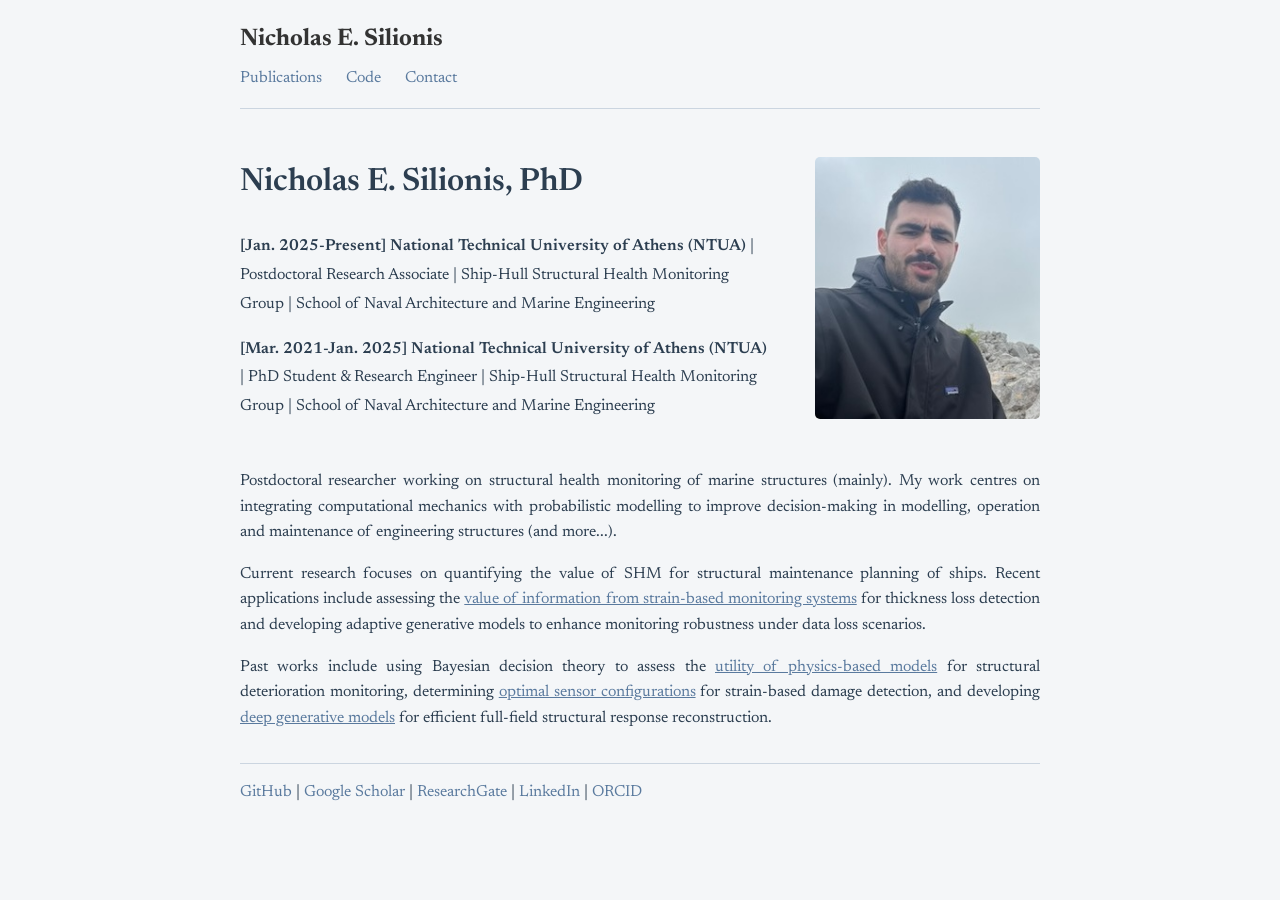
<file: index.html>
<!DOCTYPE html>
<html lang="en">
<head>
    <meta charset="UTF-8">
    <meta name="viewport" content="width=device-width, initial-scale=1.0">
    <title>Nicholas E. Silionis, PhD</title>
    <link rel="preconnect" href="https://fonts.googleapis.com">
    <link rel="preconnect" href="https://fonts.gstatic.com" crossorigin>
    <link href="https://fonts.googleapis.com/css2?family=Newsreader:ital,wght@0,400;0,600;1,400&display=swap" rel="stylesheet">
    <link rel="stylesheet" href="style.css">

</head>
<body>
    <div class="container">
        <header>
            <h1 class="site-title"><a href="./index.html">Nicholas E. Silionis</a></h1>
            <nav>
                <ul>
                    <li><a href="./publications.html">Publications</a></li>
                    <li><a href="./code.html">Code</a></li>
                    <li><a href="./contact.html">Contact</a></li>
                </ul>
            </nav>
        </header>

        <main>
            <div style="display: grid; grid-template-columns: 1fr 225px; gap: 3rem; margin-bottom: 2rem;">
                <div>
                    <h1 style="margin-top: 0;">Nicholas E. Silionis, PhD</h1>
                    
                    <section class="timeline">
                        <p><strong>[Jan. 2025-Present] National Technical University of Athens (NTUA)</strong> | Postdoctoral Research Associate | Ship-Hull Structural Health Monitoring Group | School of Naval Architecture and Marine Engineering</p>

                        <p><strong>[Mar. 2021-Jan. 2025] National Technical University of Athens (NTUA)</strong> | PhD Student & Research Engineer | Ship-Hull Structural Health Monitoring Group | School of Naval Architecture and Marine Engineering</p>
                    </section>
                </div>
                
                <div>
                    <img src="images/prof_pic.jpeg" alt="Nicholas E. Silionis" style="width: 100%; border-radius: 5px; margin-top: 0; margin-bottom: 0;">
                </div>
            </div>

<section class="bio">
    <p>Postdoctoral researcher working on structural health monitoring of marine structures (mainly). My work centres on integrating computational mechanics with probabilistic modelling to improve decision-making in modelling, operation and maintenance of engineering structures (and more...).</p>

    <p>Current research focuses on quantifying the value of SHM for structural maintenance planning of ships. Recent applications include assessing the <a href="https://arxiv.org/abs/2505.07427" target="_blank">value of information from strain-based monitoring systems</a> for thickness loss detection and developing adaptive generative models to enhance monitoring robustness under data loss scenarios.</p>
        
    <p>Past works include using Bayesian decision theory to assess the <a href="https://arxiv.org/abs/2403.02024" target="_blank">utility of physics-based models</a> for structural deterioration monitoring, determining <a href="https://doi.org/10.1016/j.marstruc.2023.103524" target="_blank">optimal sensor configurations</a> for strain-based damage detection, and developing <a href="https://arxiv.org/abs/2302.08329" target="_blank">deep generative models</a> for efficient full-field structural response reconstruction.</p>
</section>

            <section class="links">
                <p>
                    <a href="https://github.com/nsilionis" target="_blank">GitHub</a> |
                    <a href="https://scholar.google.com/citations?user=68Y6lOkAAAAJ&hl=en" target="_blank">Google Scholar</a> |
                    <a href="https://www.researchgate.net/profile/Nicholas-Silionis" target="_blank">ResearchGate</a> |
                    <a href="https://www.linkedin.com/in/nicholas-silionis-811714197/" target="_blank">LinkedIn</a> |
                    <a href="https://orcid.org/0000-0003-4139-1725" target="_blank">ORCID</a>
                </p>
            </section>
        </main>
    <!--
        <footer>
            <p>&copy; 2025 Nicholas E. Silionis</p>
        </footer>
    -->
    </div>
</body>
</html>
</file>
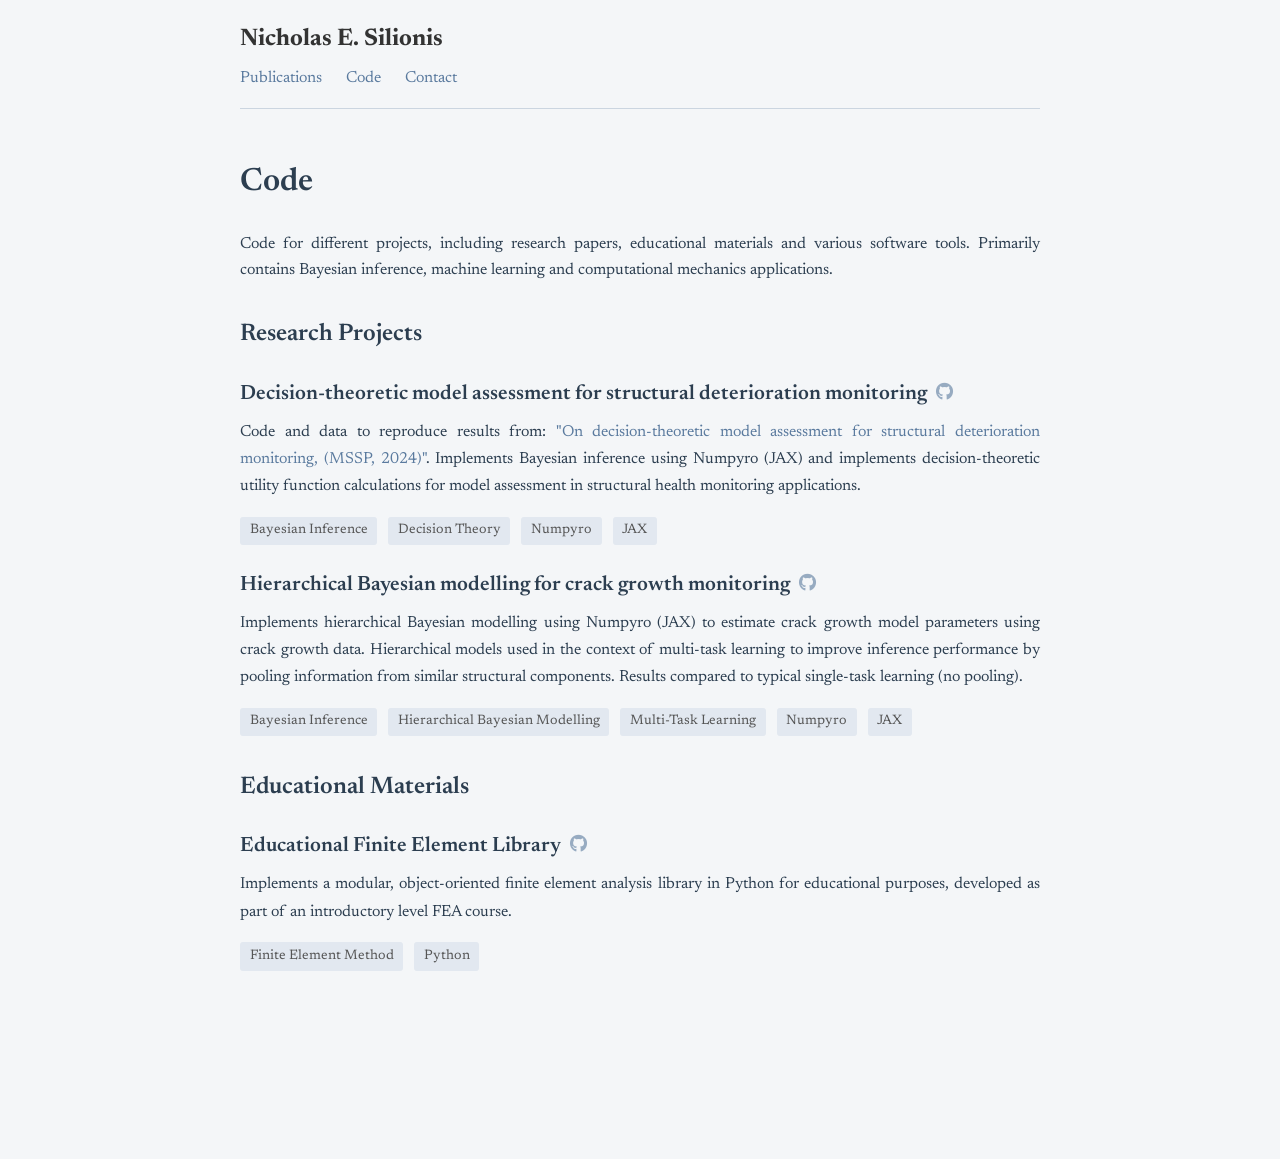
<file: code.html>
<!DOCTYPE html>
<html lang="en">
<head>
    <meta charset="UTF-8">
    <meta name="viewport" content="width=device-width, initial-scale=1.0">
    <title>Code & Projects - Nicholas E. Silionis</title>
    <link rel="preconnect" href="https://fonts.googleapis.com">
    <link rel="preconnect" href="https://fonts.gstatic.com" crossorigin>
    <link href="https://fonts.googleapis.com/css2?family=Newsreader:ital,wght@0,400;0,600;1,400&display=swap" rel="stylesheet">
    <link rel="stylesheet" href="style.css">
    <link rel="stylesheet" href="https://cdnjs.cloudflare.com/ajax/libs/font-awesome/6.5.0/css/all.min.css">

</head>
<body>
    <div class="container">
        <header>
            <h1 class="site-title"><a href="./index.html">Nicholas E. Silionis</a></h1>
            <nav>
                <ul>
                    <li><a href="./publications.html">Publications</a></li>
                    <li><a href="./code.html">Code</a></li>
                    <li><a href="./contact.html">Contact</a></li>
                </ul>
            </nav>
        </header>

        <main>
            <h1>Code</h1>

            <p style="text-align: justify;">Code for different projects, including research papers, educational materials and various software tools. Primarily contains Bayesian inference, machine learning and computational mechanics applications.</p>

            <h2>Research Projects</h2>

            <div class="project-item">
                <h3 class="project-title">Decision-theoretic model assessment for structural deterioration monitoring <a href="https://github.com/nsilionis/Model-Assessment" target="_blank" class="github-link"><i class="fab fa-github"></i></a></h3>
                <!-- <div class="project-meta">2024-Present | Lead Researcher</div> -->
                <div class="project-description">
                    <p>Code and data to reproduce results from: <a href="https://doi.org/10.1016/j.ymssp.2024.111776" target="_blank">"On decision-theoretic model assessment for structural deterioration monitoring, (MSSP, 2024)"</a>. Implements Bayesian inference using Numpyro (JAX) and implements decision-theoretic utility function calculations for model assessment in structural health monitoring applications.</p>
                </div>
                <div class="project-tags">
                    <span class="tag">Bayesian Inference</span>
                    <span class="tag">Decision Theory</span>
                    <span class="tag">Numpyro</span>
                    <span class="tag">JAX</span>
                </div>

            <div class="project-item">
                <h3 class="project-title">Hierarchical Bayesian modelling for crack growth monitoring <a href="https://github.com/nsilionis/hierarchical-crack-growth-monitoring" target="_blank" class="github-link"><i class="fab fa-github"></i></a></h3>
                <!-- <div class="project-meta">2024-Present | Lead Researcher</div> -->
                <div class="project-description">
                    <p>Implements hierarchical Bayesian modelling using Numpyro (JAX) to estimate crack growth model parameters using crack growth data. Hierarchical models used in the context of multi-task learning to improve inference performance by pooling information from similar structural components. Results compared to typical single-task learning (no pooling).</p>
                </div>
                <div class="project-tags">
                    <span class="tag">Bayesian Inference</span>
                    <span class="tag">Hierarchical Bayesian Modelling</span>
                    <span class="tag">Multi-Task Learning</span>
                    <span class="tag">Numpyro</span>
                    <span class="tag">JAX</span>
                </div>

            <h2>Educational Materials</h2>

            <div class="project-item">
                <h3 class="project-title">Educational Finite Element Library <a href="https://github.com/nsilionis/fem-playground" target="_blank" class="github-link"><i class="fab fa-github"></i></a></h3>
                <!-- <div class="project-meta">2024-Present | Lead Researcher</div> -->
                <div class="project-description">
                    <p>Implements a modular, object-oriented finite element analysis library in Python for educational purposes, developed as part of an introductory level FEA course.</p>
                <div class="project-tags">
                    <span class="tag">Finite Element Method</span>
                    <span class="tag">Python</span>
                </div>
        <!--
        <footer>
            <p>&copy; 2025 Nicholas E. Silionis</p>
        </footer>
        -->
    </div>
</body>
</html>
</file>
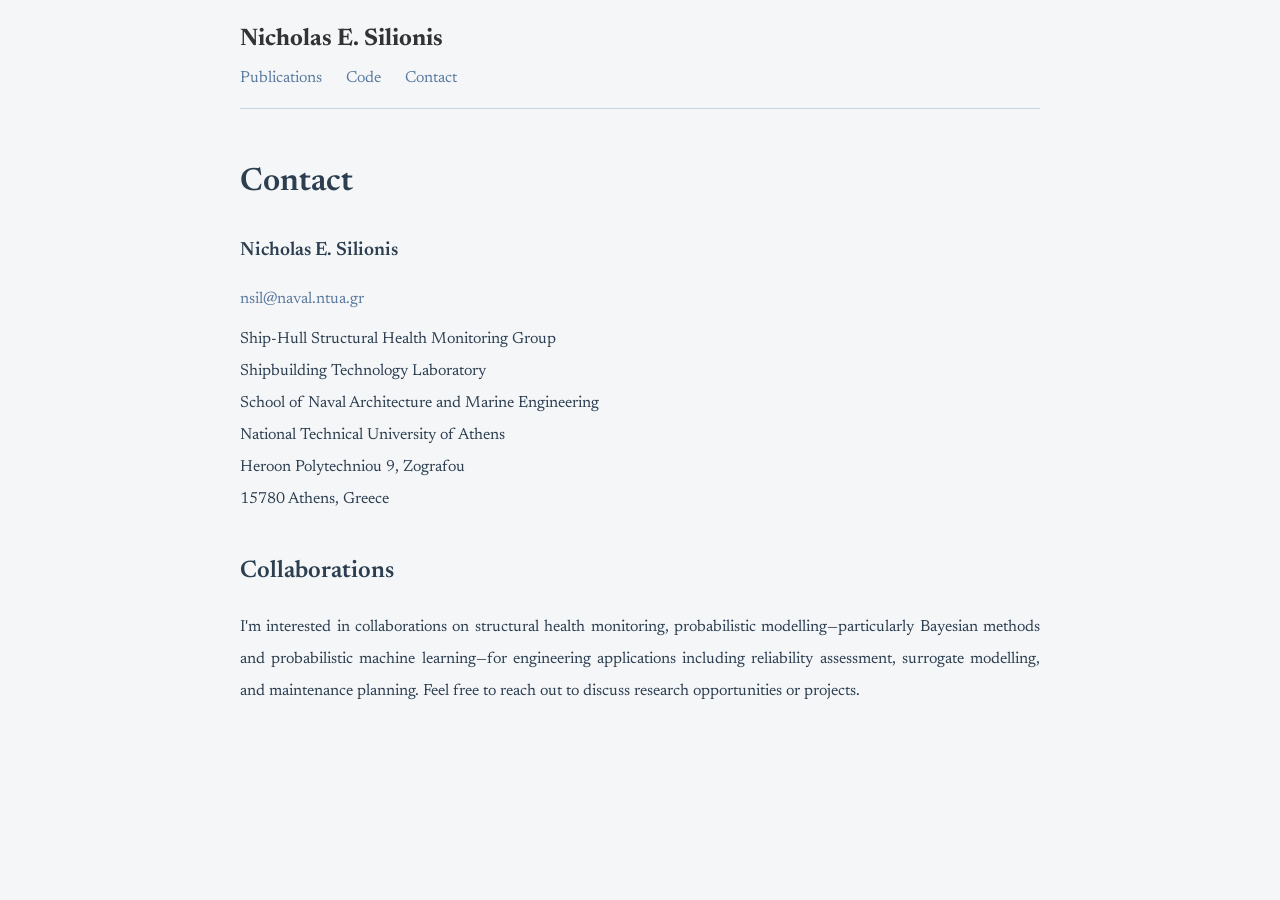
<file: contact.html>
<!DOCTYPE html>
<html lang="en">
<head>
    <meta charset="UTF-8">
    <meta name="viewport" content="width=device-width, initial-scale=1.0">
    <title>Contact - Nicholas E. Silionis</title>
    <link rel="preconnect" href="https://fonts.googleapis.com">
    <link rel="preconnect" href="https://fonts.gstatic.com" crossorigin>
    <link href="https://fonts.googleapis.com/css2?family=Newsreader:ital,wght@0,400;0,600;1,400&display=swap" rel="stylesheet">
    <link rel="stylesheet" href="style.css">
</head>
<body>
    <div class="container">
        <header>
            <h1 class="site-title"><a href="./index.html">Nicholas E. Silionis</a></h1>
            <nav>
                <ul>
                    <li><a href="./publications.html">Publications</a></li>
                    <li><a href="./code.html">Code</a></li>
                    <li><a href="./contact.html">Contact</a></li>
                </ul>
            </nav>
        </header>

        <main>
            <h1>Contact</h1>

            <div class="contact-info">
                <h3>Nicholas E. Silionis</h3>
                <p><a href="mailto:nsil@naval.ntua.gr">nsil@naval.ntua.gr</a></p>
                <p>
                    Ship-Hull Structural Health Monitoring Group<br>
                    Shipbuilding Technology Laboratory<br>
                    School of Naval Architecture and Marine Engineering<br>
                    National Technical University of Athens<br>
                    Heroon Polytechniou 9, Zografou<br>
                    15780 Athens, Greece
                </p>

                <!-- <h2>Online Profiles</h2>
                <p>
                    <a href="https://github.com/nsilionis" target="_blank">GitHub</a><br>
                    <a href="https://scholar.google.com/citations?user=YOUR_ID" target="_blank">Google Scholar</a><br>
                    <a href="https://www.researchgate.net/profile/Nicholas-Silionis" target="_blank">ResearchGate</a><br>
                    <a href="https://www.linkedin.com/in/nicholas-silionis/" target="_blank">LinkedIn</a><br>
                    <a href="https://orcid.org/0000-0000-0000-0000" target="_blank">ORCID</a>
                </p>
                -->

                <h2>Collaborations</h2>
                <p>
                    I'm interested in collaborations on structural health monitoring, probabilistic modelling—particularly Bayesian methods and probabilistic machine learning—for engineering applications including reliability assessment, surrogate modelling, and maintenance planning. Feel free to reach out to discuss research opportunities or projects.
                </p>
            </div>
        </main>
        <!--
        <footer>
            <p>&copy; 2025 Nicholas E. Silionis</p>
        </footer>
        -->
    </div>
</body>
</html>
</file>
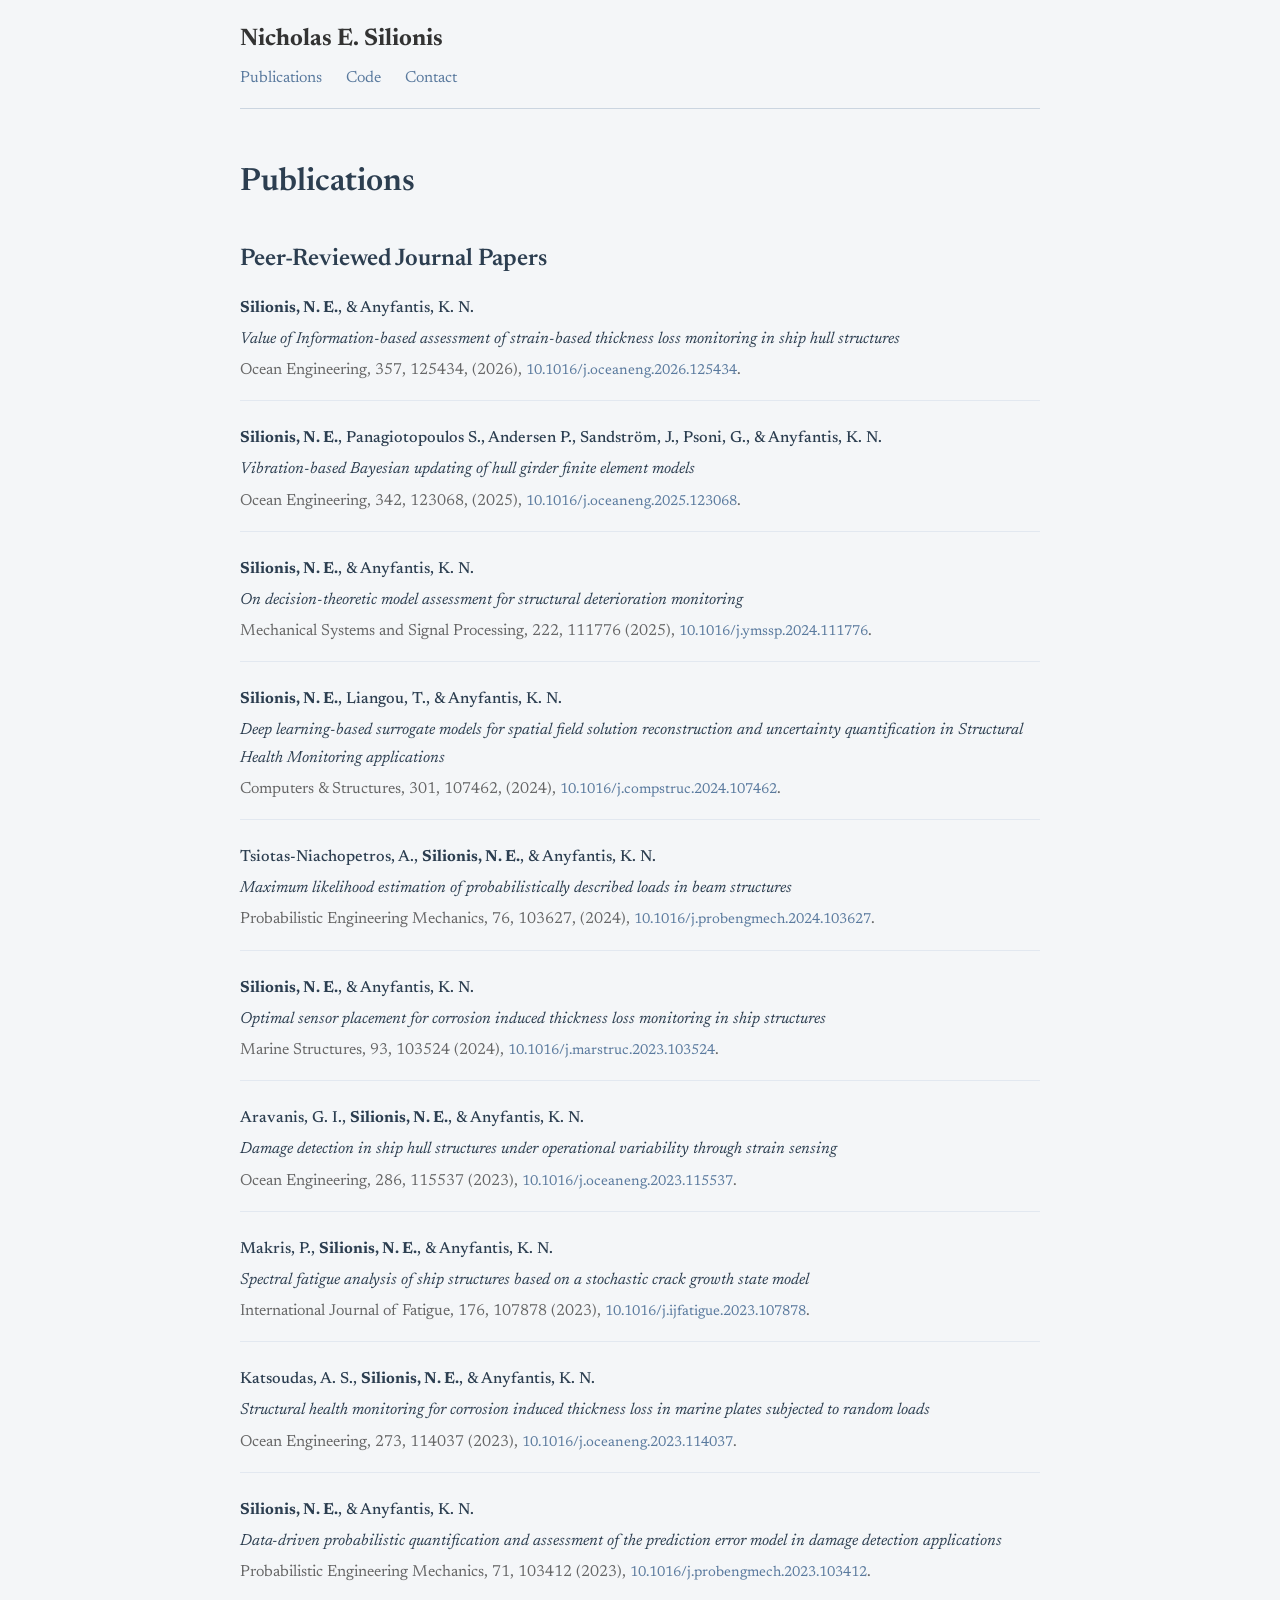
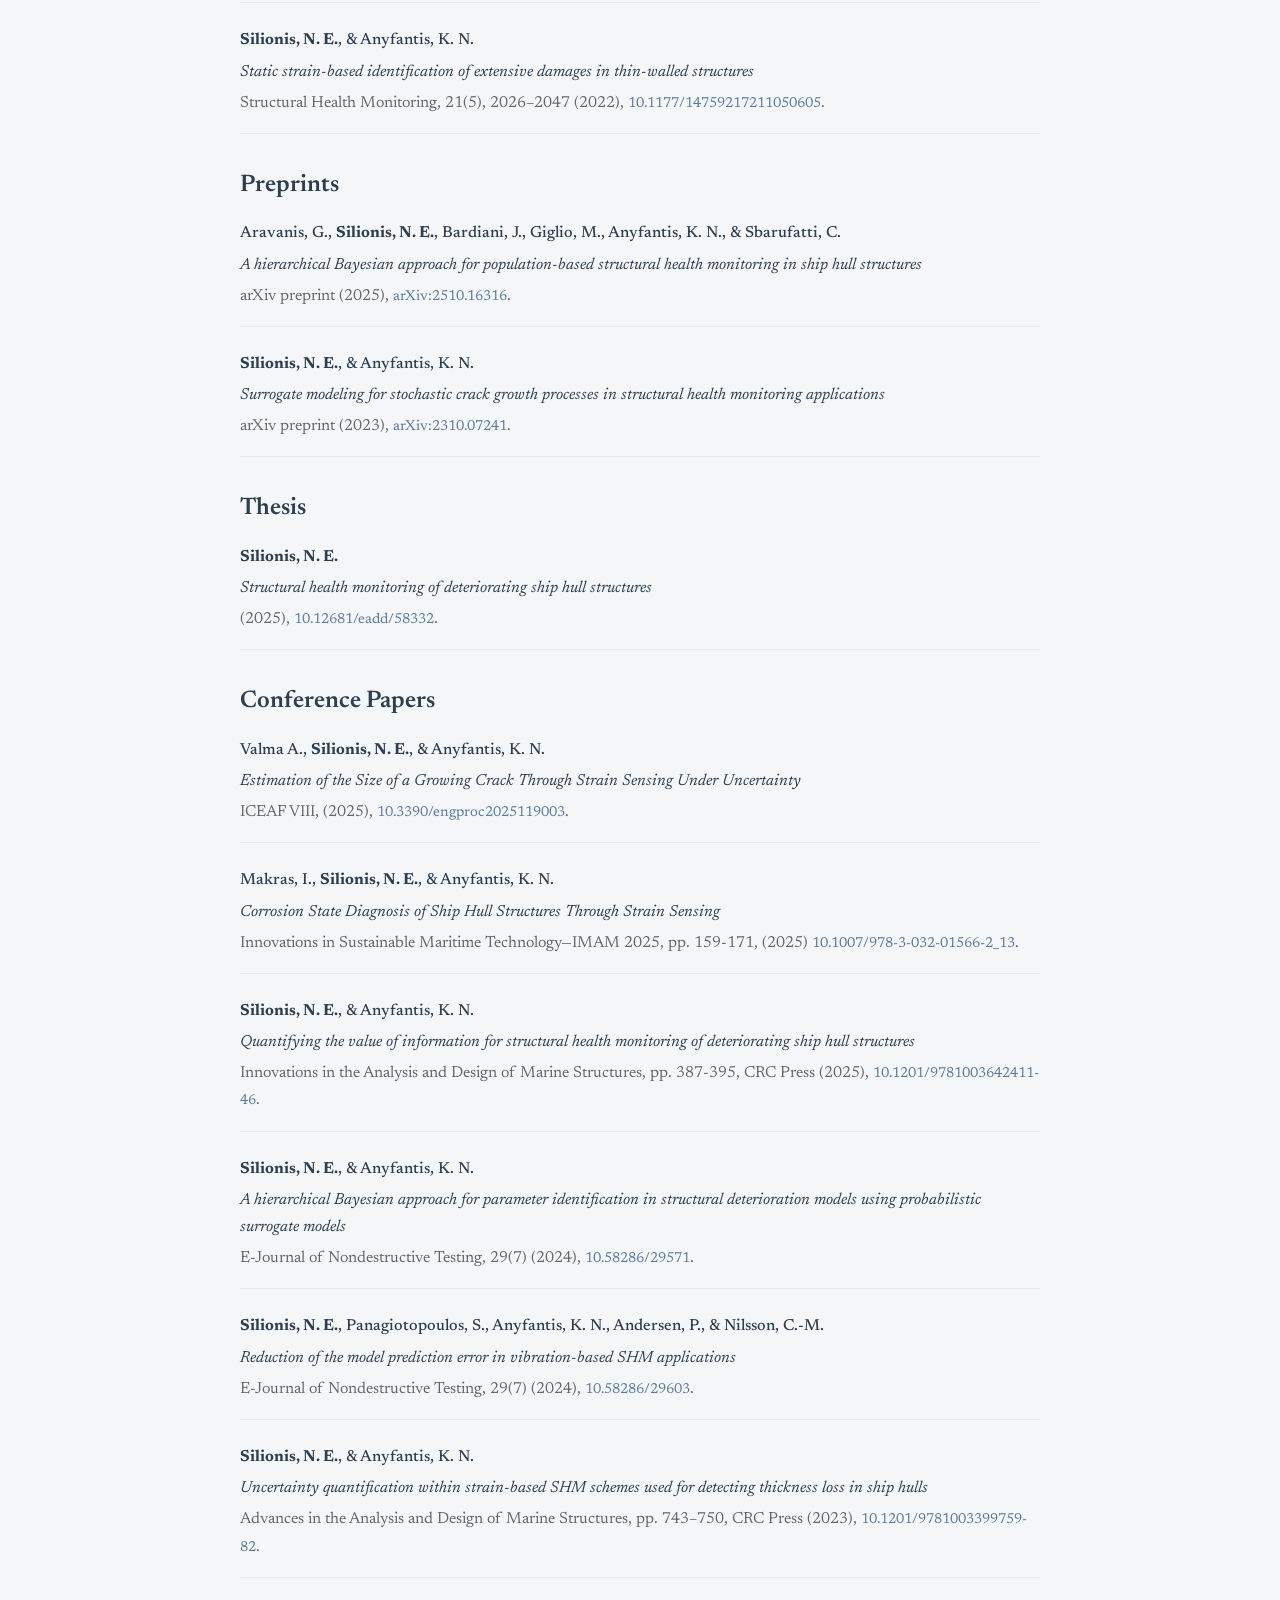
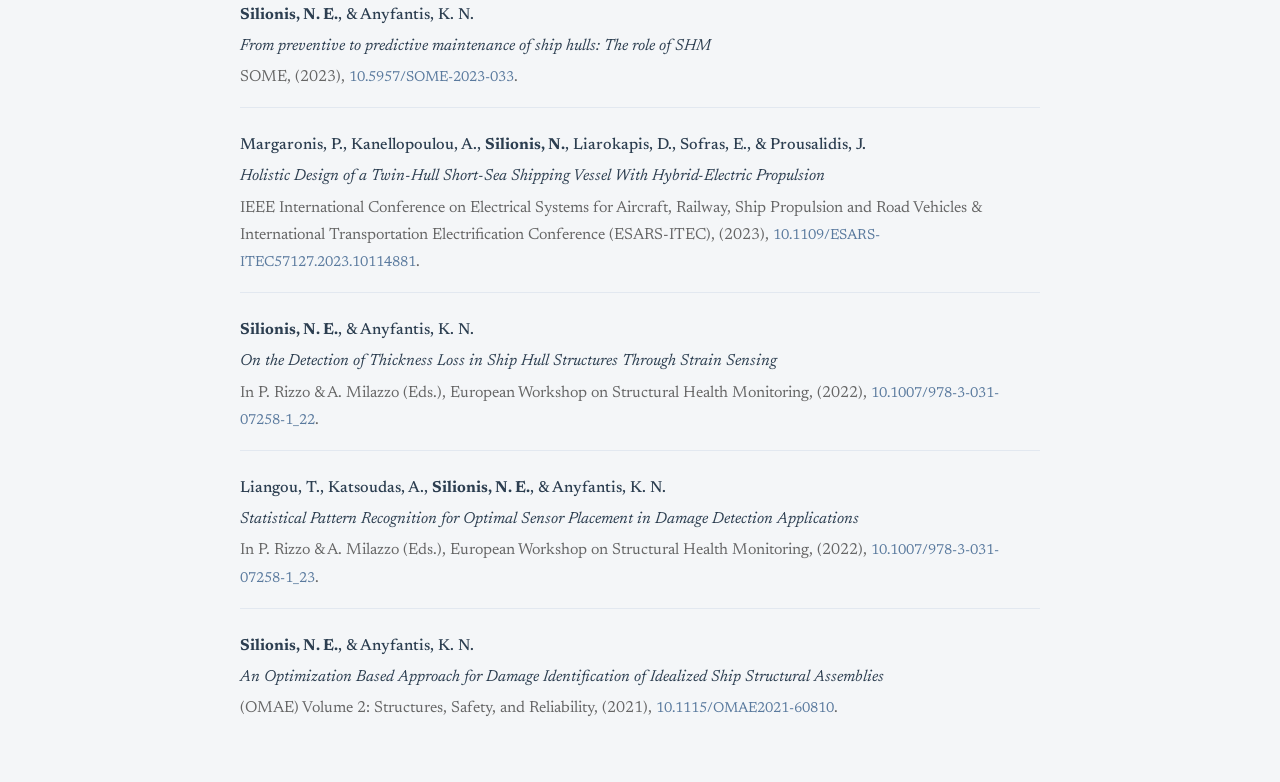
<file: publications.html>
<!DOCTYPE html>
<html lang="en">
<head>
    <meta charset="UTF-8">
    <meta name="viewport" content="width=device-width, initial-scale=1.0">
    <link rel="preconnect" href="https://fonts.googleapis.com">
    <link rel="preconnect" href="https://fonts.gstatic.com" crossorigin>
    <link href="https://fonts.googleapis.com/css2?family=Newsreader:ital,wght@0,400;0,600;1,400&display=swap" rel="stylesheet">
    <link rel="stylesheet" href="style.css">
</head>
<body>
    <div class="container">
        <header>
            <h1 class="site-title"><a href="./index.html">Nicholas E. Silionis</a></h1>
            <nav>
                <ul>
                    <li><a href="./publications.html">Publications</a></li>
                    <li><a href="./code.html">Code</a></li>
                    <li><a href="./contact.html">Contact</a></li>
                </ul>
            </nav>
        </header>

        <main>
            <h1>Publications</h1>

            <h2>Peer-Reviewed Journal Papers</h2>

            <div class="publication-item">
            <div class="pub-authors"><strong>Silionis, N. E.</strong>, & Anyfantis, K. N.</div>
            <div class="pub-title">Value of Information-based assessment of strain-based thickness loss monitoring in ship hull structures</div>
            <div class="pub-venue">Ocean Engineering, 357, 125434, (2026),
            <a href="https://doi.org/10.1016/j.oceaneng.2026.125434" class="pub-link" target="_blank">10.1016/j.oceaneng.2026.125434</a>.</div>
            </div>

            <div class="publication-item">
            <div class="pub-authors"><strong>Silionis, N. E.</strong>, Panagiotopoulos S., Andersen P., Sandström, J., Psoni, G., & Anyfantis, K. N.</div>
            <div class="pub-title">Vibration-based Bayesian updating of hull girder finite element models</div>
            <div class="pub-venue">Ocean Engineering, 342, 123068, (2025),
            <a href="10.1016/j.oceaneng.2025.123068" class="pub-link" target="_blank">10.1016/j.oceaneng.2025.123068</a>.</div>
            </div>


            <div class="publication-item">
                <div class="pub-authors"><strong>Silionis, N. E.</strong>, & Anyfantis, K. N.</div>
                <div class="pub-title">On decision-theoretic model assessment for structural deterioration monitoring</div>
                <div class="pub-venue">Mechanical Systems and Signal Processing, 222, 111776 (2025),
                <a href="https://doi.org/10.1016/j.ymssp.2024.111776" class="pub-link" target="_blank">10.1016/j.ymssp.2024.111776</a>.</div>
            </div>

            <div class="publication-item">
                <div class="pub-authors"><strong>Silionis, N. E.</strong>, Liangou, T., & Anyfantis, K. N.</div>
                <div class="pub-title">Deep learning-based surrogate models for spatial field solution reconstruction and uncertainty quantification in Structural Health Monitoring applications</div>
                <div class="pub-venue">Computers & Structures, 301, 107462, (2024),
                <a href="https://doi.org/10.1016/j.compstruc.2024.107462" class="pub-link" target="_blank">10.1016/j.compstruc.2024.107462</a>.</div>
            </div>

            <div class="publication-item">
                <div class="pub-authors">Tsiotas-Niachopetros, A., <strong>Silionis, N. E.</strong>, & Anyfantis, K. N.</div>
                <div class="pub-title">Maximum likelihood estimation of probabilistically described loads in beam structures</div>
                <div class="pub-venue">Probabilistic Engineering Mechanics, 76, 103627, (2024),
                <a href="https://doi.org/10.1016/j.probengmech.2024.103627" class="pub-link" target="_blank">10.1016/j.probengmech.2024.103627</a>.</div>
            </div>

            <div class="publication-item">
                <div class="pub-authors"><strong>Silionis, N. E.</strong>, & Anyfantis, K. N.</div>
                <div class="pub-title">Optimal sensor placement for corrosion induced thickness loss monitoring in ship structures</div>
                <div class="pub-venue">Marine Structures, 93, 103524 (2024),
                <a href="https://doi.org/10.1016/j.marstruc.2023.103524" class="pub-link" target="_blank">10.1016/j.marstruc.2023.103524</a>.</div>
            </div>

            <div class="publication-item">
                <div class="pub-authors">Aravanis, G. I., <strong>Silionis, N. E.</strong>, & Anyfantis, K. N.</div>
                <div class="pub-title">Damage detection in ship hull structures under operational variability through strain sensing</div>
                <div class="pub-venue">Ocean Engineering, 286, 115537 (2023),
                <a href="https://doi.org/10.1016/j.oceaneng.2023.115537" class="pub-link" target="_blank">10.1016/j.oceaneng.2023.115537</a>.</div>
            </div>

            <div class="publication-item">
                <div class="pub-authors">Makris, P., <strong>Silionis, N. E.</strong>, & Anyfantis, K. N.</div>
                <div class="pub-title">Spectral fatigue analysis of ship structures based on a stochastic crack growth state model</div>
                <div class="pub-venue">International Journal of Fatigue, 176, 107878 (2023),
                <a href="https://doi.org/10.1016/j.ijfatigue.2023.107878" class="pub-link" target="_blank">10.1016/j.ijfatigue.2023.107878</a>.</div>
            </div>

            <div class="publication-item">
                <div class="pub-authors">Katsoudas, A. S., <strong>Silionis, N. E.</strong>, & Anyfantis, K. N.</div>
                <div class="pub-title">Structural health monitoring for corrosion induced thickness loss in marine plates subjected to random loads</div>
                <div class="pub-venue">Ocean Engineering, 273, 114037 (2023),
                <a href="https://doi.org/10.1016/j.oceaneng.2023.114037" class="pub-link" target="_blank">10.1016/j.oceaneng.2023.114037</a>.</div>
            </div>

            <div class="publication-item">
                <div class="pub-authors"><strong>Silionis, N. E.</strong>, & Anyfantis, K. N.</div>
                <div class="pub-title">Data-driven probabilistic quantification and assessment of the prediction error model in damage detection applications</div>
                <div class="pub-venue">Probabilistic Engineering Mechanics, 71, 103412 (2023),
                <a href="https://doi.org/10.1016/j.probengmech.2023.103412" class="pub-link" target="_blank">10.1016/j.probengmech.2023.103412</a>.</div>
            </div>

            <div class="publication-item">
                <div class="pub-authors"><strong>Silionis, N. E.</strong>, & Anyfantis, K. N.</div>
                <div class="pub-title">Static strain-based identification of extensive damages in thin-walled structures</div>
                <div class="pub-venue">Structural Health Monitoring, 21(5), 2026–2047 (2022),
                <a href="https://doi.org/10.1177/14759217211050605" class="pub-link" target="_blank">10.1177/14759217211050605</a>.</div>
            </div>

            <h2>Preprints</h2>

            <div class="publication-item">
                <div class="pub-authors">Aravanis, G., <strong>Silionis, N. E.</strong>, Bardiani, J., Giglio, M., Anyfantis, K. N., & Sbarufatti, C.</div>
                <div class="pub-title">A hierarchical Bayesian approach for population-based structural health monitoring in ship hull structures</div>
                <div class="pub-venue">arXiv preprint (2025),
                <a href="https://arxiv.org/abs/2510.16316" class="pub-link" target="_blank">arXiv:2510.16316</a>.</div>
            </div>

            <div class="publication-item">
                <div class="pub-authors"><strong>Silionis, N. E.</strong>, & Anyfantis, K. N.</div>
                <div class="pub-title">Surrogate modeling for stochastic crack growth processes in structural health monitoring applications</div>
                <div class="pub-venue">arXiv preprint (2023),
                <a href="https://arxiv.org/abs/2310.07241" class="pub-link" target="_blank">arXiv:2310.07241</a>.</div>
            </div>

            <h2>Thesis</h2>

            <div class="publication-item">
                <div class="pub-authors"><strong>Silionis, N. E.</strong></div>
                <div class="pub-title">Structural health monitoring of deteriorating ship hull structures</div>
                <div class="pub-venue">(2025),
                <a href="http://dx.doi.org/10.12681/eadd/58332" class="pub-link" target="_blank">10.12681/eadd/58332</a>.</div>
            </div>

            <h2>Conference Papers</h2>

             <div class="publication-item">
                <div class="pub-authors">Valma A., <strong>Silionis, N. E.</strong>, & Anyfantis, K. N.</div>
                <div class="pub-title">Estimation of the Size of a Growing Crack Through Strain Sensing Under Uncertainty</div>
                <div class="pub-venue">ICEAF VIII, (2025),
                <a href="https://doi.org/10.3390/engproc2025119003" class="pub-link" target="_blank">10.3390/engproc2025119003</a>.</div>
            </div>           

             <div class="publication-item">
                <div class="pub-authors">Makras, I., <strong>Silionis, N. E.</strong>, & Anyfantis, K. N.</div>
                <div class="pub-title">Corrosion State Diagnosis of Ship Hull Structures Through Strain Sensing</div>
                <div class="pub-venue">Innovations in Sustainable Maritime Technology—IMAM 2025, pp. 159-171, (2025)
                <a href="https://doi.org/10.1007/978-3-032-01566-2_13" class="pub-link" target="_blank">10.1007/978-3-032-01566-2_13</a>.</div>
            </div>   

            <div class="publication-item">
                <div class="pub-authors"><strong>Silionis, N. E.</strong>, & Anyfantis, K. N.</div>
                <div class="pub-title">Quantifying the value of information for structural health monitoring of deteriorating ship hull structures</div>
                <div class="pub-venue">Innovations in the Analysis and Design of Marine Structures, pp. 387-395, CRC Press (2025),
                <a href="https://doi.org/10.1201/9781003642411-46" class="pub-link" target="_blank">10.1201/9781003642411-46</a>.</div>
            </div>

            <div class="publication-item">
                <div class="pub-authors"><strong>Silionis, N. E.</strong>, & Anyfantis, K. N.</div>
                <div class="pub-title">A hierarchical Bayesian approach for parameter identification in structural deterioration models using probabilistic surrogate models</div>
                <div class="pub-venue">E-Journal of Nondestructive Testing, 29(7) (2024),
                <a href="https://doi.org/10.58286/29571" class="pub-link" target="_blank">10.58286/29571</a>.</div>
            </div>

            <div class="publication-item">
                <div class="pub-authors"><strong>Silionis, N. E.</strong>, Panagiotopoulos, S., Anyfantis, K. N., Andersen, P., & Nilsson, C.-M.</div>
                <div class="pub-title">Reduction of the model prediction error in vibration-based SHM applications</div>
                <div class="pub-venue">E-Journal of Nondestructive Testing, 29(7) (2024),
                <a href="https://doi.org/10.58286/29603" class="pub-link" target="_blank">10.58286/29603</a>.</div>
            </div>

            <div class="publication-item">
                <div class="pub-authors"><strong>Silionis, N. E.</strong>, & Anyfantis, K. N.</div>
                <div class="pub-title">Uncertainty quantification within strain-based SHM schemes used for detecting thickness loss in ship hulls</div>
                <div class="pub-venue">Advances in the Analysis and Design of Marine Structures, pp. 743–750, CRC Press (2023),
                <a href="https://doi.org/10.1201/9781003399759-82" class="pub-link" target="_blank">10.1201/9781003399759-82</a>.</div>
            </div>

            <div class="publication-item">
                <div class="pub-authors"><strong>Silionis, N. E.</strong>, & Anyfantis, K. N.</div>
                <div class="pub-title">From preventive to predictive maintenance of ship hulls: The role of SHM</div>
                <div class="pub-venue">SOME, (2023),
                <a href="https://doi.org/10.5957/SOME-2023-033" class="pub-link" target="_blank">10.5957/SOME-2023-033</a>.</div>
            </div>

            <div class="publication-item">
                <div class="pub-authors">Margaronis, P., Kanellopoulou, A., <strong>Silionis, N.</strong>, Liarokapis, D., Sofras, E., & Prousalidis, J.</div>
                <div class="pub-title">Holistic Design of a Twin-Hull Short-Sea Shipping Vessel With Hybrid-Electric Propulsion</div>
                <div class="pub-venue">IEEE International Conference on Electrical Systems for Aircraft, Railway, Ship Propulsion and Road Vehicles & International Transportation Electrification Conference (ESARS-ITEC), (2023),
                <a href="https://doi.org/10.1109/ESARS-ITEC57127.2023.10114881" class="pub-link" target="_blank">10.1109/ESARS-ITEC57127.2023.10114881</a>.</div>
            </div>

            <div class="publication-item">
                <div class="pub-authors"><strong>Silionis, N. E.</strong>, & Anyfantis, K. N.</div>
                <div class="pub-title">On the Detection of Thickness Loss in Ship Hull Structures Through Strain Sensing</div>
                <div class="pub-venue">In P. Rizzo & A. Milazzo (Eds.), European Workshop on Structural Health Monitoring, (2022),
                <a href="https://doi.org/10.1007/978-3-031-07258-1_22" class="pub-link" target="_blank">10.1007/978-3-031-07258-1_22</a>.</div>
            </div>

            <div class="publication-item">
                <div class="pub-authors">Liangou, T., Katsoudas, A., <strong>Silionis, N. E.</strong>, & Anyfantis, K. N.</div>
                <div class="pub-title">Statistical Pattern Recognition for Optimal Sensor Placement in Damage Detection Applications</div>
                <div class="pub-venue">In P. Rizzo & A. Milazzo (Eds.), European Workshop on Structural Health Monitoring, (2022),
                <a href="https://doi.org/10.1007/978-3-031-07258-1_23" class="pub-link" target="_blank">10.1007/978-3-031-07258-1_23</a>.</div>
            </div>

            <div class="publication-item">
                <div class="pub-authors"><strong>Silionis, N. E.</strong>, & Anyfantis, K. N.</div>
                <div class="pub-title">An Optimization Based Approach for Damage Identification of Idealized Ship Structural Assemblies</div>
                <div class="pub-venue">(OMAE) Volume 2: Structures, Safety, and Reliability, (2021),
                <a href="https://doi.org/10.1115/OMAE2021-60810" class="pub-link" target="_blank">10.1115/OMAE2021-60810</a>.</div>
            </div>
        
        <!--
        <footer>
            <p>&copy; 2025 Nicholas E. Silionis</p>
        </footer>
        -->
    </div>
</body>
</html>
</file>
<file: style.css>
/* Reset and base styles */
* {
    margin: 0;
    padding: 0;
    box-sizing: border-box;
}

body {
    font-family: 'Newsreader', Georgia, serif;
    line-height: 1.6;
    color: #2c3e50;  /* Dark slate blue-grey */
    background-color: #f4f6f8;  /* Light grey-blue background */
    padding: 20px;
}

.container {
    max-width: 800px;
    margin: 0 auto;
}

/* Header and navigation */
header {
    margin-bottom: 3rem;
    border-bottom: 1px solid #cbd5e0;  /* Steel blue border */
    padding-bottom: 1rem;
}

.site-title {
    font-size: 1.5rem;
    margin-bottom: 0.5rem;
}

.site-title a {
    text-decoration: none;
    color: #333;
}

nav ul {
    list-style: none;
    display: flex;
    gap: 1.5rem;
}

nav a {
    text-decoration: none;
    color: #5a7a9e;
}

nav a:hover {
    text-decoration: underline;
}

/* Main content */
main h1 {
    font-size: 2rem;
    margin-bottom: 1.5rem;
    font-weight: 600;
}

main h2 {
    font-size: 1.5rem;
    margin-top: 2rem;
    margin-bottom: 1rem;
    font-weight: 600;
}

main h3 {
    font-size: 1.2rem;
    margin-top: 1.5rem;
    margin-bottom: 0.75rem;
    font-weight: 600;
}

/* Timeline section */
.timeline p {
    margin-bottom: 1rem;
    line-height: 1.8;
}

.timeline a {
    color: #5a7a9e;  /* Match navigation colour */
}

.timeline a:hover {
    color: #4a6a8e;
}

.timeline strong {
    font-weight: 600;
}

/* Bio section */
.bio {
    margin-top: 2rem;
}

.bio p {
    margin-bottom: 1rem;
    text-align: justify;
}

.bio a {
    color: #5a7a9e;  /* Match navigation colour */
}

.bio a:hover {
    color: #4a6a8e;
}

.bio strong {
    font-weight: 600;
}

/* Links section */
.links {
    margin-top: 2rem;
    padding-top: 1rem;
    border-top: 1px solid #cbd5e0;
}

.links a {
    color: #5a7a9e;
    text-decoration: none;
}

.links a:hover {
    color: #4a6a8e;
    text-decoration: underline;
}

.links a:first-child {
    margin-left: 0;
}

/* Publications list */
.publication-item {
    margin-bottom: 1.5rem;
    padding-bottom: 1rem;
    line-height: 1.7;
}

.publication-item:not(:last-child) {
    border-bottom: 1px solid #e2e8f0;
}

.pub-authors {
    font-weight: 500;
}

.pub-title {
    font-style: italic;
    margin: 0.25rem 0;
}

.pub-venue {
    color: #666;
}

.pub-link {
    color: #5a7a9e;
    text-decoration: none;
    font-size: 0.9rem;
}

.pub-link:hover {
    text-decoration: underline;
}

/* Projects/Code section */

.project-item {
    margin-bottom: 2rem;
    padding-bottom: 1.5rem;
    text-align: justify;
}

.project-item:not(:last-child) {
    border-bottom: 1px solid #cbd5e0;
}

.project-title {
    font-size: 1.3rem;
    margin-bottom: 0.5rem;
}

.project-title a {
    color: #5a7a9e;
    text-decoration: none;
}

.project-title a:hover {
    color: #5a7a9e;
}

.github-link {
    font-size: 0.85em;
    vertical-align: middle;
    margin-left: 0.3rem;
    opacity: 0.6;
}

.github-link:hover {
    opacity: 1;
}

.project-meta {
    color: #5a7a9e;
    font-size: 0.9rem;
    margin-bottom: 0.5rem;
}

.project-description {
    margin-top: 0.5rem;
    line-height: 1.7;
    text-align: justify;
}

.project-description a {
    color: #5a7a9e;
    text-decoration: none;
}

.project-description a:hover {
    color: #4a6a8e;
    text-decoration: underline;
}

.project-tags {
    margin-top: 0.75rem;
    font-size: 0.85rem;
}

.tag {
    display: inline-block;
    background-color: #e2e8f0;
    padding: 0.2rem 0.6rem;
    margin-right: 0.5rem;
    margin-top: 0.25rem;
    border-radius: 3px;
    color: #555;
}

/* Contact section */
.contact-info {
    line-height: 2;
}

.contact-info p {
    margin-bottom: 0.5rem;
    text-align: justify;
}

.contact-info a {
    color: #5a7a9e;
    text-decoration: none;
}

.contact-info a:hover {
    text-decoration: underline;
}

.contact-info strong {
    font-weight: 600;
}

/* Footer */
footer {
    margin-top: 4rem;
    padding-top: 1rem;
    border-top: 1px solid #cbd5e0;
    text-align: center;
    color: #888;
    font-size: 0.9rem;
}

/* Links */
a {
    color: #0066cc;
}

a:hover {
    text-decoration: underline;
}

/* Responsive design */
@media (max-width: 600px) {
    body {
        padding: 10px;
    }

    nav ul {
        flex-direction: column;
        gap: 0.5rem;
    }

    main h1 {
        font-size: 1.5rem;
    }
}
</file>
